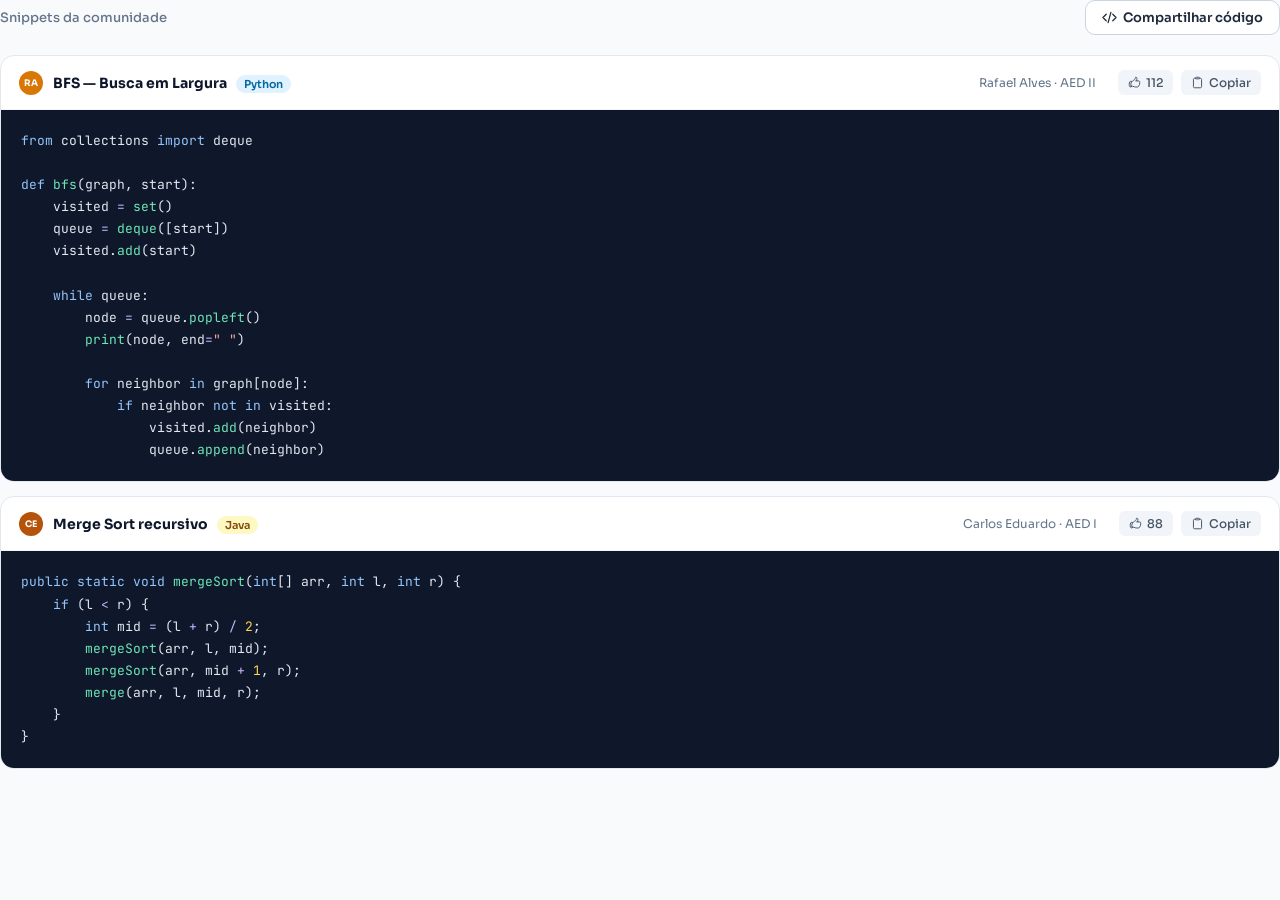
<file: codigo.html>
<!DOCTYPE html>
<html lang="en">

<head>
    <meta charset="UTF-8">
    <meta name="viewport" content="width=device-width, initial-scale=1.0">
    <title>feed</title>
    <link rel="stylesheet" href="pages.css">
    <link rel="stylesheet" href="layout.css">
    <link rel="stylesheet" href="componentes.css">
    <link rel="stylesheet" href="base.css">
</head>
<!-- pages/codigo.html -->

<body>

    <div class="code-topbar">
        <span class="section-label">Snippets da comunidade</span>
        <button class="btn-primary">
    <svg xmlns="http://www.w3.org/2000/svg" fill="none" viewBox="0 0 24 24" stroke-width="2" stroke="currentColor"><path stroke-linecap="round" stroke-linejoin="round" d="M17.25 6.75L22.5 12l-5.25 5.25m-10.5 0L1.5 12l5.25-5.25m7.5-3l-4.5 16.5"/></svg>
    Compartilhar código
  </button>
    </div>

    <!-- Snippet 1 -->
    <div class="code-card">
        <div class="code-card-header">
            <div class="avatar-sm avatar-ra">RA</div>
            <div>
                <span class="code-title">BFS — Busca em Largura</span>
                <span class="lang-badge">Python</span>
            </div>
            <span class="code-author">Rafael Alves · AED II</span>
            <div class="code-actions">
                <button class="code-action-btn">
        <svg xmlns="http://www.w3.org/2000/svg" fill="none" viewBox="0 0 24 24" stroke-width="1.8" stroke="currentColor"><path stroke-linecap="round" stroke-linejoin="round" d="M6.633 10.5c.806 0 1.533-.446 2.031-1.08a9.041 9.041 0 012.861-2.4c.723-.384 1.35-.956 1.653-1.715a4.498 4.498 0 00.322-1.672V3a.75.75 0 01.75-.75A2.25 2.25 0 0116.5 4.5c0 1.152-.26 2.243-.723 3.218-.266.558.107 1.282.725 1.282h3.126c1.026 0 1.945.694 2.054 1.715.045.422.068.85.068 1.285a11.95 11.95 0 01-2.649 7.521c-.388.482-.987.729-1.605.729H13.48c-.483 0-.964-.078-1.423-.23l-3.114-1.04a4.501 4.501 0 00-1.423-.23H5.904M14.25 9h2.25M5.904 18.75c.083.205.173.405.27.602.197.4-.078.898-.523.898h-.908c-.889 0-1.713-.518-1.972-1.368a12 12 0 01-.521-3.507c0-1.553.295-3.036.831-4.398C3.387 10.203 4.167 9.75 5 9.75h1.053c.472 0 .745.556.5.96a8.958 8.958 0 00-1.302 4.665c0 1.194.232 2.333.654 3.375z"/></svg>
        112
      </button>
                <button class="code-action-btn">
        <svg xmlns="http://www.w3.org/2000/svg" fill="none" viewBox="0 0 24 24" stroke-width="1.8" stroke="currentColor"><path stroke-linecap="round" stroke-linejoin="round" d="M15.666 3.888A2.25 2.25 0 0013.5 2.25h-3c-1.03 0-1.9.693-2.166 1.638m7.332 0c.055.194.084.4.084.612v0a.75.75 0 01-.75.75H9a.75.75 0 01-.75-.75v0c0-.212.03-.418.084-.612m7.332 0c.646.049 1.288.11 1.927.184 1.1.128 1.907 1.077 1.907 2.185V19.5a2.25 2.25 0 01-2.25 2.25H6.75A2.25 2.25 0 014.5 19.5V6.257c0-1.108.806-2.057 1.907-2.185a48.208 48.208 0 011.927-.184"/></svg>
        Copiar
      </button>
            </div>

        </div>
        <div class="code-block">
            <pre><span class="kw">from</span> collections <span class="kw">import</span> deque

<span class="kw">def</span> <span class="fn">bfs</span>(graph, start):
    visited <span class="op">=</span> <span class="fn">set</span>()
    queue <span class="op">=</span> <span class="fn">deque</span>([start])
    visited.<span class="fn">add</span>(start)

    <span class="kw">while</span> queue:
        node <span class="op">=</span> queue.<span class="fn">popleft</span>()
        <span class="fn">print</span>(node, end<span class="op">=</span><span class="str">" "</span>)

        <span class="kw">for</span> neighbor <span class="kw">in</span> graph[node]:
            <span class="kw">if</span> neighbor <span class="kw">not in</span> visited:
                visited.<span class="fn">add</span>(neighbor)
                queue.<span class="fn">append</span>(neighbor)</pre>
        </div>
    </div>

    <!-- Snippet 2 -->
    <div class="code-card">
        <div class="code-card-header">
            <div class="avatar-sm avatar-ce">CE</div>
            <div>
                <span class="code-title">Merge Sort recursivo</span>
                <span class="lang-badge java">Java</span>
            </div>
            <span class="code-author">Carlos Eduardo · AED I</span>
            <div class="code-actions">
                <button class="code-action-btn">
        <svg xmlns="http://www.w3.org/2000/svg" fill="none" viewBox="0 0 24 24" stroke-width="1.8" stroke="currentColor"><path stroke-linecap="round" stroke-linejoin="round" d="M6.633 10.5c.806 0 1.533-.446 2.031-1.08a9.041 9.041 0 012.861-2.4c.723-.384 1.35-.956 1.653-1.715a4.498 4.498 0 00.322-1.672V3a.75.75 0 01.75-.75A2.25 2.25 0 0116.5 4.5c0 1.152-.26 2.243-.723 3.218-.266.558.107 1.282.725 1.282h3.126c1.026 0 1.945.694 2.054 1.715.045.422.068.85.068 1.285a11.95 11.95 0 01-2.649 7.521c-.388.482-.987.729-1.605.729H13.48c-.483 0-.964-.078-1.423-.23l-3.114-1.04a4.501 4.501 0 00-1.423-.23H5.904M14.25 9h2.25M5.904 18.75c.083.205.173.405.27.602.197.4-.078.898-.523.898h-.908c-.889 0-1.713-.518-1.972-1.368a12 12 0 01-.521-3.507c0-1.553.295-3.036.831-4.398C3.387 10.203 4.167 9.75 5 9.75h1.053c.472 0 .745.556.5.96a8.958 8.958 0 00-1.302 4.665c0 1.194.232 2.333.654 3.375z"/></svg>
        88
      </button>
                <button class="code-action-btn">
        <svg xmlns="http://www.w3.org/2000/svg" fill="none" viewBox="0 0 24 24" stroke-width="1.8" stroke="currentColor"><path stroke-linecap="round" stroke-linejoin="round" d="M15.666 3.888A2.25 2.25 0 0013.5 2.25h-3c-1.03 0-1.9.693-2.166 1.638m7.332 0c.055.194.084.4.084.612v0a.75.75 0 01-.75.75H9a.75.75 0 01-.75-.75v0c0-.212.03-.418.084-.612m7.332 0c.646.049 1.288.11 1.927.184 1.1.128 1.907 1.077 1.907 2.185V19.5a2.25 2.25 0 01-2.25 2.25H6.75A2.25 2.25 0 014.5 19.5V6.257c0-1.108.806-2.057 1.907-2.185a48.208 48.208 0 011.927-.184"/></svg>
        Copiar
      </button>
            </div>
        </div>
        <div class="code-block">
            <pre><span class="kw">public static void</span> <span class="fn">mergeSort</span>(<span class="kw">int</span>[] arr, <span class="kw">int</span> l, <span class="kw">int</span> r) {
    <span class="kw">if</span> (l <span class="op">&lt;</span> r) {
        <span class="kw">int</span> mid <span class="op">=</span> (l <span class="op">+</span> r) <span class="op">/</span> <span class="num">2</span>;
        <span class="fn">mergeSort</span>(arr, l, mid);
        <span class="fn">mergeSort</span>(arr, mid <span class="op">+</span> <span class="num">1</span>, r);
        <span class="fn">merge</span>(arr, l, mid, r);
    }
}</pre>
        </div>
    </div>
</body>

</html>
</file>
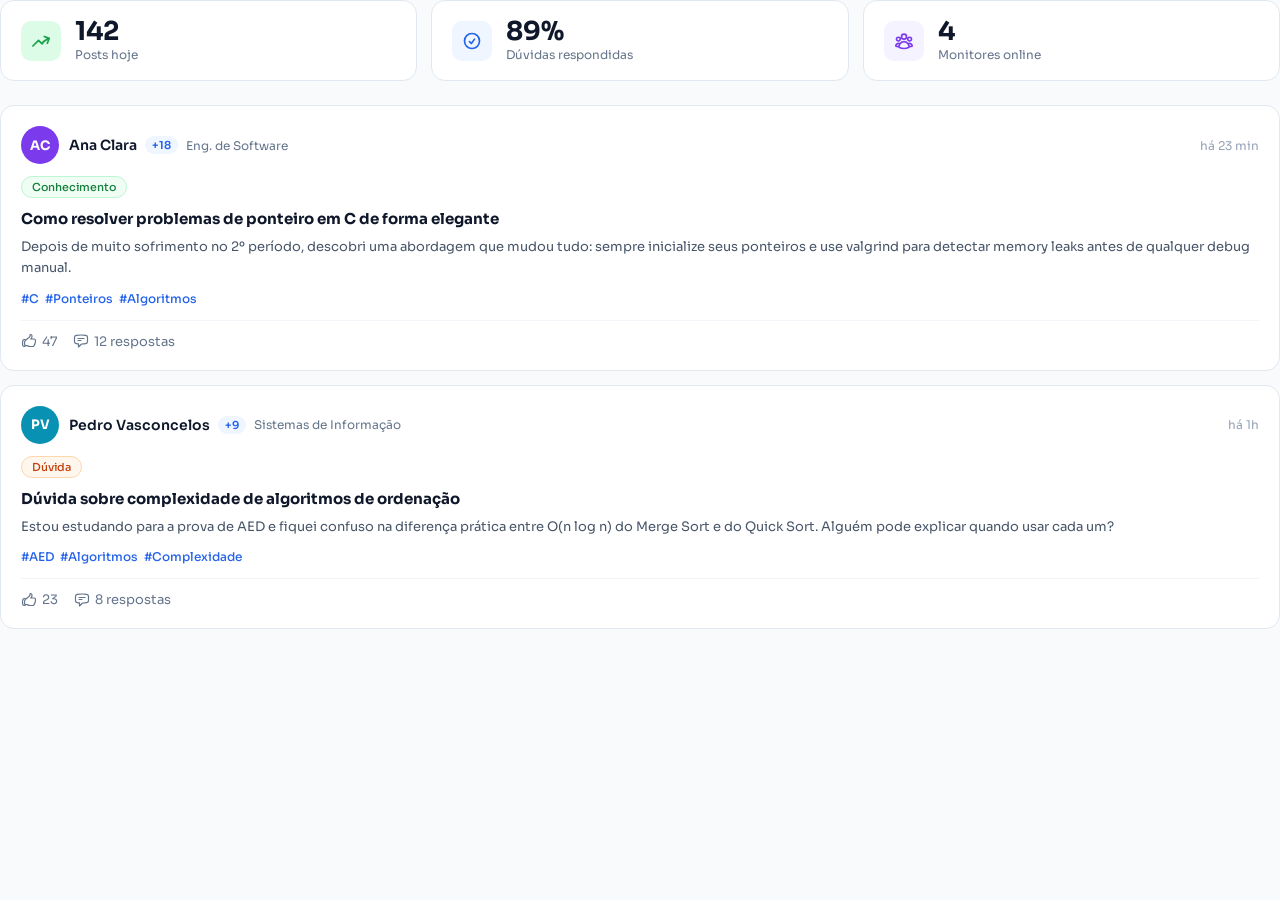
<file: feed.html>
<!DOCTYPE html>
<html lang="en">

<head>
    <meta charset="UTF-8">
    <meta name="viewport" content="width=device-width, initial-scale=1.0">
    <title>feed</title>
     <link rel="stylesheet" href="pages.css">
    <link rel="stylesheet" href="layout.css">
    <link rel="stylesheet" href="componentes.css">
    <link rel="stylesheet" href="base.css">
</head>

<body>
    <!-- pages/feed.html -->

    <div class="stats-grid">
        <div class="stat-card">
            <div class="stat-icon green">
                <svg xmlns="http://www.w3.org/2000/svg" fill="none" viewBox="0 0 24 24" stroke-width="2" stroke="currentColor"><path stroke-linecap="round" stroke-linejoin="round" d="M2.25 18L9 11.25l4.306 4.307a11.95 11.95 0 015.814-5.519l2.74-1.22m0 0l-5.94-2.28m5.94 2.28l-2.28 5.941"/></svg>
            </div>
            <div>
                <div class="stat-value">142</div>
                <div class="stat-label">Posts hoje</div>
            </div>
        </div>
        <div class="stat-card">
            <div class="stat-icon blue">
                <svg xmlns="http://www.w3.org/2000/svg" fill="none" viewBox="0 0 24 24" stroke-width="2" stroke="currentColor"><path stroke-linecap="round" stroke-linejoin="round" d="M9 12.75L11.25 15 15 9.75M21 12a9 9 0 11-18 0 9 9 0 0118 0z"/></svg>
            </div>
            <div>
                <div class="stat-value">89%</div>
                <div class="stat-label">Dúvidas respondidas</div>
            </div>
        </div>
        <div class="stat-card">
            <div class="stat-icon purple">
                <svg xmlns="http://www.w3.org/2000/svg" fill="none" viewBox="0 0 24 24" stroke-width="2" stroke="currentColor"><path stroke-linecap="round" stroke-linejoin="round" d="M18 18.72a9.094 9.094 0 003.741-.479 3 3 0 00-4.682-2.72m.94 3.198l.001.031c0 .225-.012.447-.037.666A11.944 11.944 0 0112 21c-2.17 0-4.207-.576-5.963-1.584A6.062 6.062 0 016 18.719m12 0a5.971 5.971 0 00-.941-3.197m0 0A5.995 5.995 0 0012 12.75a5.995 5.995 0 00-5.058 2.772m0 0a3 3 0 00-4.681 2.72 8.986 8.986 0 003.74.477m.94-3.197a5.971 5.971 0 00-.94 3.197M15 6.75a3 3 0 11-6 0 3 3 0 016 0zm6 3a2.25 2.25 0 11-4.5 0 2.25 2.25 0 014.5 0zm-13.5 0a2.25 2.25 0 11-4.5 0 2.25 2.25 0 014.5 0z"/></svg>
            </div>
            <div>
                <div class="stat-value">4</div>
                <div class="stat-label">Monitores online</div>
            </div>
        </div>
    </div>

    <!-- Post 1 -->
    <div class="post-card">
        <div class="post-header">
            <div class="avatar avatar-ac">AC</div>
            <div class="post-author-info">
                <div class="post-author-row">
                    <span class="post-author-name">Ana Clara</span>
                    <span class="xp-chip">+18</span>
                    <span class="post-course">Eng. de Software</span>
                </div>
            </div>
            <span class="post-time">há 23 min</span>
        </div>
        <div class="tag-row">
            <span class="tag tag-knowledge">Conhecimento</span>
        </div>
        <div class="post-title">Como resolver problemas de ponteiro em C de forma elegante</div>
        <div class="post-body">Depois de muito sofrimento no 2º período, descobri uma abordagem que mudou tudo: sempre inicialize seus ponteiros e use valgrind para detectar memory leaks antes de qualquer debug manual.</div>
        <div class="hashtag-row">
            <span class="hashtag">#C</span>
            <span class="hashtag">#Ponteiros</span>
            <span class="hashtag">#Algoritmos</span>
        </div>
        <div class="post-footer">
            <div class="post-action">
                <svg xmlns="http://www.w3.org/2000/svg" fill="none" viewBox="0 0 24 24" stroke-width="1.8" stroke="currentColor"><path stroke-linecap="round" stroke-linejoin="round" d="M6.633 10.5c.806 0 1.533-.446 2.031-1.08a9.041 9.041 0 012.861-2.4c.723-.384 1.35-.956 1.653-1.715a4.498 4.498 0 00.322-1.672V3a.75.75 0 01.75-.75A2.25 2.25 0 0116.5 4.5c0 1.152-.26 2.243-.723 3.218-.266.558.107 1.282.725 1.282h3.126c1.026 0 1.945.694 2.054 1.715.045.422.068.85.068 1.285a11.95 11.95 0 01-2.649 7.521c-.388.482-.987.729-1.605.729H13.48c-.483 0-.964-.078-1.423-.23l-3.114-1.04a4.501 4.501 0 00-1.423-.23H5.904M14.25 9h2.25M5.904 18.75c.083.205.173.405.27.602.197.4-.078.898-.523.898h-.908c-.889 0-1.713-.518-1.972-1.368a12 12 0 01-.521-3.507c0-1.553.295-3.036.831-4.398C3.387 10.203 4.167 9.75 5 9.75h1.053c.472 0 .745.556.5.96a8.958 8.958 0 00-1.302 4.665c0 1.194.232 2.333.654 3.375z"/></svg>                47
            </div>
            <div class="post-action">
                <svg xmlns="http://www.w3.org/2000/svg" fill="none" viewBox="0 0 24 24" stroke-width="1.8" stroke="currentColor"><path stroke-linecap="round" stroke-linejoin="round" d="M7.5 8.25h9m-9 3H12m-9.75 1.51c0 1.6 1.123 2.994 2.707 3.227 1.087.16 2.185.283 3.293.369V21l4.184-4.183a1.14 1.14 0 01.778-.332 48.294 48.294 0 005.83-.498c1.585-.233 2.708-1.626 2.708-3.228V6.741c0-1.602-1.123-2.995-2.707-3.228A48.394 48.394 0 0012 3c-2.392 0-4.744.175-7.043.513C3.373 3.746 2.25 5.14 2.25 6.741v6.018z"/></svg>                12 respostas
            </div>
        </div>
    </div>

    <!-- Post 2 -->
    <div class="post-card">
        <div class="post-header">
            <div class="avatar avatar-pv">PV</div>
            <div class="post-author-info">
                <div class="post-author-row">
                    <span class="post-author-name">Pedro Vasconcelos</span>
                    <span class="xp-chip">+9</span>
                    <span class="post-course">Sistemas de Informação</span>
                </div>
            </div>
            <span class="post-time">há 1h</span>
        </div>
        <div class="tag-row">
            <span class="tag tag-doubt">Dúvida</span>
        </div>
        <div class="post-title">Dúvida sobre complexidade de algoritmos de ordenação</div>
        <div class="post-body">Estou estudando para a prova de AED e fiquei confuso na diferença prática entre O(n log n) do Merge Sort e do Quick Sort. Alguém pode explicar quando usar cada um?</div>
        <div class="hashtag-row">
            <span class="hashtag">#AED</span>
            <span class="hashtag">#Algoritmos</span>
            <span class="hashtag">#Complexidade</span>
        </div>
        <div class="post-footer">
            <div class="post-action">
                <svg xmlns="http://www.w3.org/2000/svg" fill="none" viewBox="0 0 24 24" stroke-width="1.8" stroke="currentColor"><path stroke-linecap="round" stroke-linejoin="round" d="M6.633 10.5c.806 0 1.533-.446 2.031-1.08a9.041 9.041 0 012.861-2.4c.723-.384 1.35-.956 1.653-1.715a4.498 4.498 0 00.322-1.672V3a.75.75 0 01.75-.75A2.25 2.25 0 0116.5 4.5c0 1.152-.26 2.243-.723 3.218-.266.558.107 1.282.725 1.282h3.126c1.026 0 1.945.694 2.054 1.715.045.422.068.85.068 1.285a11.95 11.95 0 01-2.649 7.521c-.388.482-.987.729-1.605.729H13.48c-.483 0-.964-.078-1.423-.23l-3.114-1.04a4.501 4.501 0 00-1.423-.23H5.904M14.25 9h2.25M5.904 18.75c.083.205.173.405.27.602.197.4-.078.898-.523.898h-.908c-.889 0-1.713-.518-1.972-1.368a12 12 0 01-.521-3.507c0-1.553.295-3.036.831-4.398C3.387 10.203 4.167 9.75 5 9.75h1.053c.472 0 .745.556.5.96a8.958 8.958 0 00-1.302 4.665c0 1.194.232 2.333.654 3.375z"/></svg>                23
            </div>
            <div class="post-action">
                <svg xmlns="http://www.w3.org/2000/svg" fill="none" viewBox="0 0 24 24" stroke-width="1.8" stroke="currentColor"><path stroke-linecap="round" stroke-linejoin="round" d="M7.5 8.25h9m-9 3H12m-9.75 1.51c0 1.6 1.123 2.994 2.707 3.227 1.087.16 2.185.283 3.293.369V21l4.184-4.183a1.14 1.14 0 01.778-.332 48.294 48.294 0 005.83-.498c1.585-.233 2.708-1.626 2.708-3.228V6.741c0-1.602-1.123-2.995-2.707-3.228A48.394 48.394 0 0012 3c-2.392 0-4.744.175-7.043.513C3.373 3.746 2.25 5.14 2.25 6.741v6.018z"/></svg>                8 respostas
            </div>
        </div>
    </div>
</body>

</html>
</file>
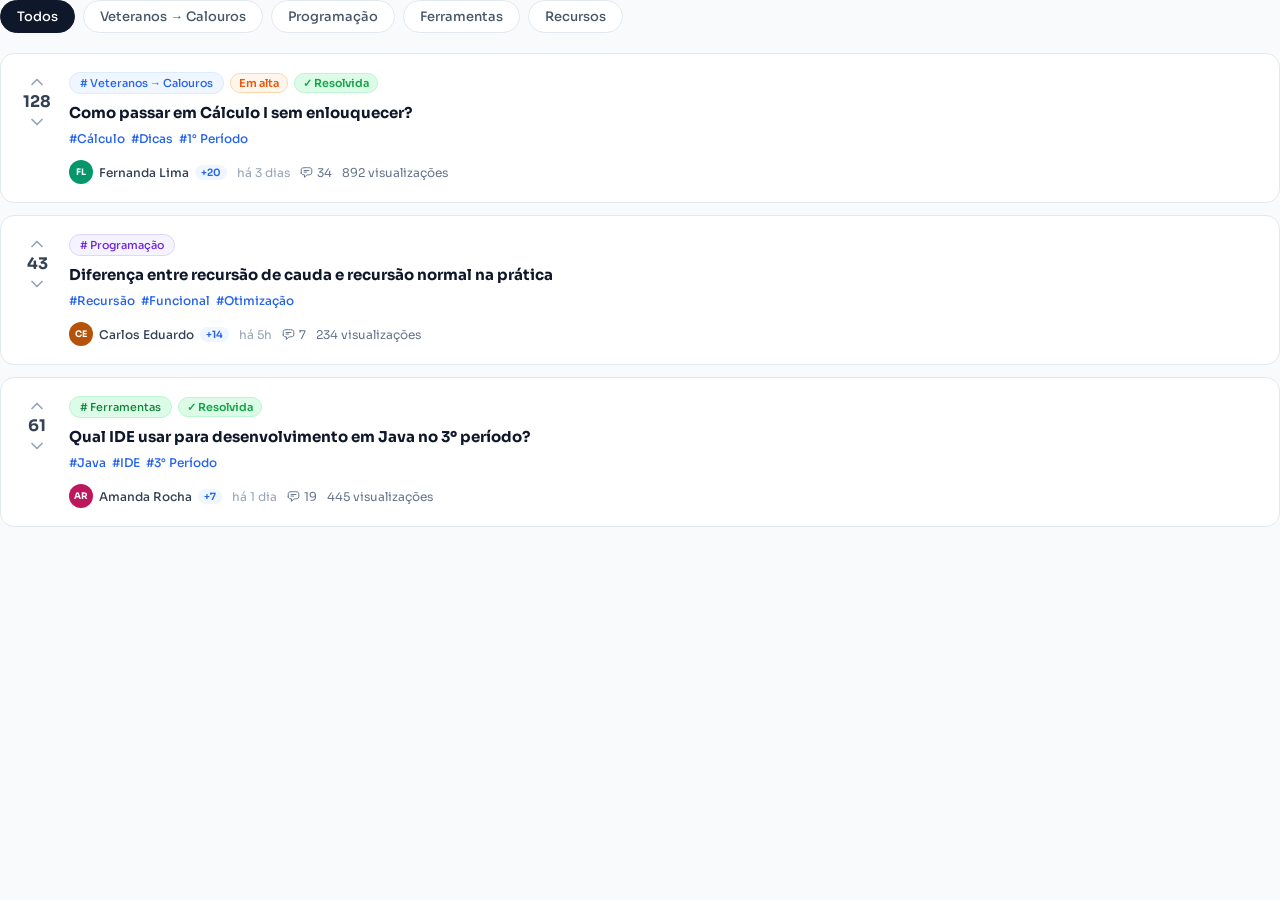
<file: forum.html>
<!DOCTYPE html>
<html lang="en">

<head>
    <meta charset="UTF-8">
    <meta name="viewport" content="width=device-width, initial-scale=1.0">
    <title>Forum</title>
    <link rel="stylesheet" href="pages.css">
    <link rel="stylesheet" href="layout.css">
    <link rel="stylesheet" href="componentes.css">
    <link rel="stylesheet" href="base.css">

</head>

<body>


    <div class="filter-tabs">
        <button class="filter-tab active">Todos</button>
        <button class="filter-tab">Veteranos → Calouros</button>
        <button class="filter-tab">Programação</button>
        <button class="filter-tab">Ferramentas</button>
        <button class="filter-tab">Recursos</button>
    </div>

    <!-- Questão 1 -->
    <div class="forum-card">
        <div class="vote-col">
            <button class="vote-btn">
      <svg xmlns="http://www.w3.org/2000/svg" fill="none" viewBox="0 0 24 24" stroke-width="2.5" stroke="currentColor"><path stroke-linecap="round" stroke-linejoin="round" d="M4.5 15.75l7.5-7.5 7.5 7.5"/></svg>
    </button>
            <span class="vote-count">128</span>
            <button class="vote-btn">
      <svg xmlns="http://www.w3.org/2000/svg" fill="none" viewBox="0 0 24 24" stroke-width="2.5" stroke="currentColor"><path stroke-linecap="round" stroke-linejoin="round" d="M19.5 8.25l-7.5 7.5-7.5-7.5"/></svg>
    </button>
        </div>
        <div class="forum-body">
            <div class="forum-tags">
                <span class="tag tag-vetcal"># Veteranos → Calouros</span>
                <span class="badge-hot"> Em alta</span>
                <span class="badge-solved">✓ Resolvida</span>
            </div>
            <div class="forum-title">Como passar em Cálculo I sem enlouquecer?</div>
            <div class="hashtag-row">
                <span class="hashtag">#Cálculo</span>
                <span class="hashtag">#Dicas</span>
                <span class="hashtag">#1° Período</span>
            </div>
            <div class="forum-meta">
                <div class="forum-user">
                    <div class="avatar-sm avatar-fl">FL</div>
                    <span class="forum-user-name">Fernanda Lima</span>
                    <span class="xp-chip" style="font-size:10px;padding:1px 6px;">+20</span>
                </div>
                <span class="forum-time">há 3 dias</span>
                <span class="forum-stat">
        <svg xmlns="http://www.w3.org/2000/svg" fill="none" viewBox="0 0 24 24" stroke-width="1.8" stroke="currentColor"><path stroke-linecap="round" stroke-linejoin="round" d="M7.5 8.25h9m-9 3H12m-9.75 1.51c0 1.6 1.123 2.994 2.707 3.227 1.087.16 2.185.283 3.293.369V21l4.184-4.183a1.14 1.14 0 01.778-.332 48.294 48.294 0 005.83-.498c1.585-.233 2.708-1.626 2.708-3.228V6.741c0-1.602-1.123-2.995-2.707-3.228A48.394 48.394 0 0012 3c-2.392 0-4.744.175-7.043.513C3.373 3.746 2.25 5.14 2.25 6.741v6.018z"/></svg>
        34
      </span>
                <span class="forum-stat">892 visualizações</span>
            </div>
        </div>
    </div>

    <!-- Questão 2 -->
    <div class="forum-card">
        <div class="vote-col">
            <button class="vote-btn">
      <svg xmlns="http://www.w3.org/2000/svg" fill="none" viewBox="0 0 24 24" stroke-width="2.5" stroke="currentColor"><path stroke-linecap="round" stroke-linejoin="round" d="M4.5 15.75l7.5-7.5 7.5 7.5"/></svg>
    </button>
            <span class="vote-count">43</span>
            <button class="vote-btn">
      <svg xmlns="http://www.w3.org/2000/svg" fill="none" viewBox="0 0 24 24" stroke-width="2.5" stroke="currentColor"><path stroke-linecap="round" stroke-linejoin="round" d="M19.5 8.25l-7.5 7.5-7.5-7.5"/></svg>
    </button>
        </div>
        <div class="forum-body">
            <div class="forum-tags">
                <span class="tag tag-prog"># Programação</span>
            </div>
            <div class="forum-title">Diferença entre recursão de cauda e recursão normal na prática</div>
            <div class="hashtag-row">
                <span class="hashtag">#Recursão</span>
                <span class="hashtag">#Funcional</span>
                <span class="hashtag">#Otimização</span>
            </div>
            <div class="forum-meta">
                <div class="forum-user">
                    <div class="avatar-sm avatar-ce">CE</div>
                    <span class="forum-user-name">Carlos Eduardo</span>
                    <span class="xp-chip" style="font-size:10px;padding:1px 6px;">+14</span>
                </div>
                <span class="forum-time">há 5h</span>
                <span class="forum-stat">
        <svg xmlns="http://www.w3.org/2000/svg" fill="none" viewBox="0 0 24 24" stroke-width="1.8" stroke="currentColor"><path stroke-linecap="round" stroke-linejoin="round" d="M7.5 8.25h9m-9 3H12m-9.75 1.51c0 1.6 1.123 2.994 2.707 3.227 1.087.16 2.185.283 3.293.369V21l4.184-4.183a1.14 1.14 0 01.778-.332 48.294 48.294 0 005.83-.498c1.585-.233 2.708-1.626 2.708-3.228V6.741c0-1.602-1.123-2.995-2.707-3.228A48.394 48.394 0 0012 3c-2.392 0-4.744.175-7.043.513C3.373 3.746 2.25 5.14 2.25 6.741v6.018z"/></svg>
        7
      </span>
                <span class="forum-stat">234 visualizações</span>
            </div>
        </div>
    </div>

    <!-- Questão 3 -->
    <div class="forum-card">
        <div class="vote-col">
            <button class="vote-btn">
      <svg xmlns="http://www.w3.org/2000/svg" fill="none" viewBox="0 0 24 24" stroke-width="2.5" stroke="currentColor"><path stroke-linecap="round" stroke-linejoin="round" d="M4.5 15.75l7.5-7.5 7.5 7.5"/></svg>
    </button>
            <span class="vote-count">61</span>
            <button class="vote-btn">
      <svg xmlns="http://www.w3.org/2000/svg" fill="none" viewBox="0 0 24 24" stroke-width="2.5" stroke="currentColor"><path stroke-linecap="round" stroke-linejoin="round" d="M19.5 8.25l-7.5 7.5-7.5-7.5"/></svg>
    </button>
        </div>
        <div class="forum-body">
            <div class="forum-tags">
                <span class="tag tag-tools"># Ferramentas</span>
                <span class="badge-solved">✓ Resolvida</span>
            </div>
            <div class="forum-title">Qual IDE usar para desenvolvimento em Java no 3º período?</div>
            <div class="hashtag-row">
                <span class="hashtag">#Java</span>
                <span class="hashtag">#IDE</span>
                <span class="hashtag">#3° Período</span>
            </div>
            <div class="forum-meta">
                <div class="forum-user">
                    <div class="avatar-sm avatar-ar">AR</div>
                    <span class="forum-user-name">Amanda Rocha</span>
                    <span class="xp-chip" style="font-size:10px;padding:1px 6px;">+7</span>
                </div>
                <span class="forum-time">há 1 dia</span>
                <span class="forum-stat">
        <svg xmlns="http://www.w3.org/2000/svg" fill="none" viewBox="0 0 24 24" stroke-width="1.8" stroke="currentColor"><path stroke-linecap="round" stroke-linejoin="round" d="M7.5 8.25h9m-9 3H12m-9.75 1.51c0 1.6 1.123 2.994 2.707 3.227 1.087.16 2.185.283 3.293.369V21l4.184-4.183a1.14 1.14 0 01.778-.332 48.294 48.294 0 005.83-.498c1.585-.233 2.708-1.626 2.708-3.228V6.741c0-1.602-1.123-2.995-2.707-3.228A48.394 48.394 0 0012 3c-2.392 0-4.744.175-7.043.513C3.373 3.746 2.25 5.14 2.25 6.741v6.018z"/></svg>
        19
      </span>
                <span class="forum-stat">445 visualizações</span>
            </div>
        </div>
    </div>

</body>

</html>
</file>
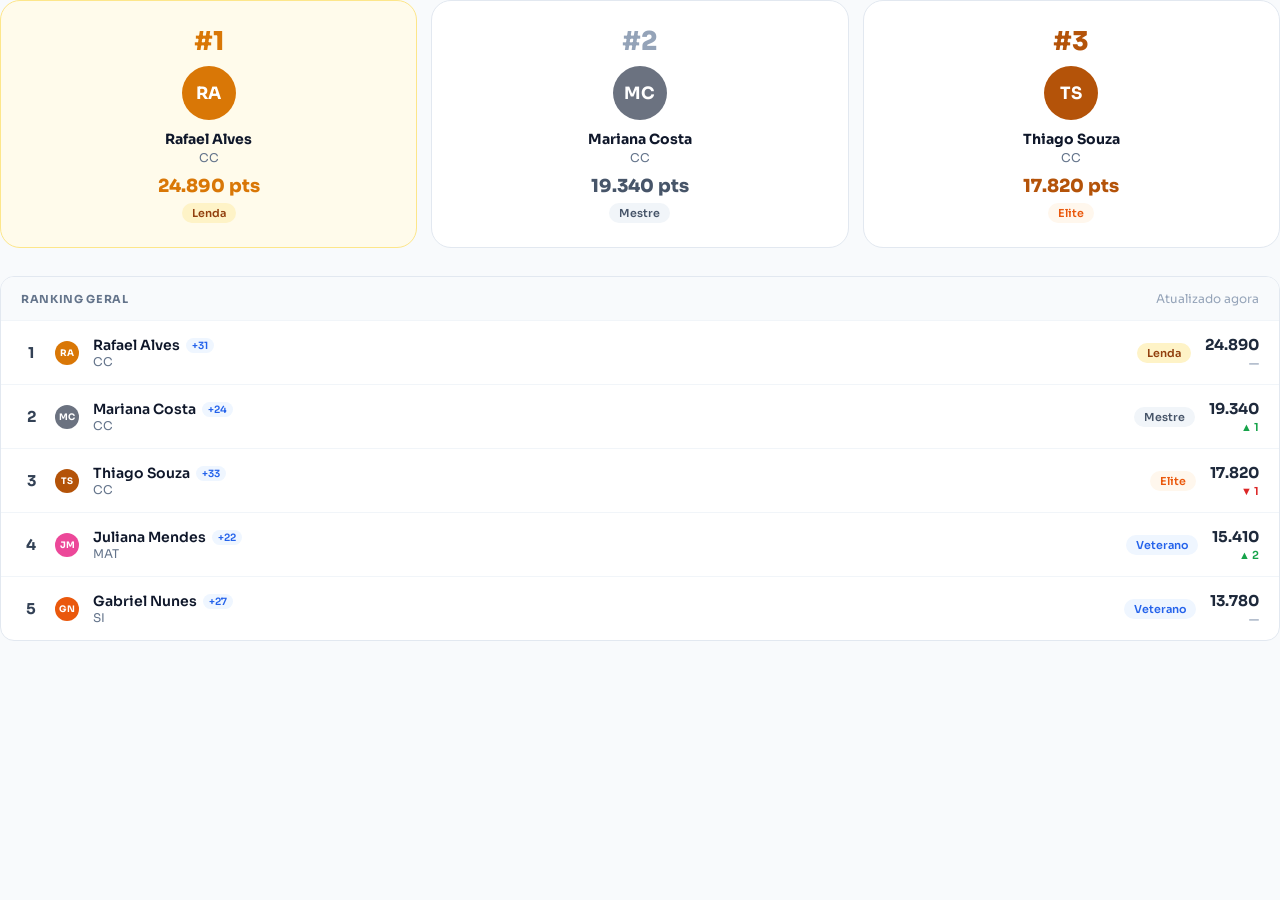
<file: hanking.html>
<head>
    <meta charset="UTF-8">
    <meta name="viewport" content="width=device-width, initial-scale=1.0">
    <title>feed</title>
     <link rel="stylesheet" href="pages.css">
    <link rel="stylesheet" href="layout.css">
    <link rel="stylesheet" href="componentes.css">
    <link rel="stylesheet" href="base.css">
</head>
<body>
<!-- pages/ranking.html -->
<div class="podium">
    <div class="podium-card first">
        <div class="podium-pos">#1</div>
        <div class="podium-avatar avatar-ra">RA</div>
        <div class="podium-name">Rafael Alves</div>
        <div class="podium-course">CC</div>
        <div class="podium-pts">24.890 pts</div>
        <span class="rank-badge rank-lenda">Lenda</span>
    </div>
    <div class="podium-card second">
        <div class="podium-pos">#2</div>
        <div class="podium-avatar avatar-mc">MC</div>
        <div class="podium-name">Mariana Costa</div>
        <div class="podium-course">CC</div>
        <div class="podium-pts">19.340 pts</div>
        <span class="rank-badge rank-mestre">Mestre</span>
    </div>
    <div class="podium-card third">
        <div class="podium-pos">#3</div>
        <div class="podium-avatar avatar-ts">TS</div>
        <div class="podium-name">Thiago Souza</div>
        <div class="podium-course">CC</div>
        <div class="podium-pts">17.820 pts</div>
        <span class="rank-badge rank-elite">Elite</span>
    </div>
</div>

<div class="ranking-section">
    <div class="ranking-header">
        <span class="ranking-title">Ranking Geral</span>
        <span class="ranking-updated">Atualizado agora</span>
    </div>

    <div class="ranking-row">
        <span class="rank-num">1</span>
        <div class="avatar-sm avatar-ra">RA</div>
        <div class="rank-user-info">
            <div class="rank-name">Rafael Alves <span class="xp-chip" style="font-size:10px;padding:1px 6px;">+31</span></div>
            <div class="rank-course">CC</div>
        </div>
        <span class="rank-badge rank-lenda">Lenda</span>
        <div class="rank-pts-col">
            <div class="rank-pts-val">24.890</div>
            <div class="rank-change same">—</div>
        </div>
    </div>

    <div class="ranking-row">
        <span class="rank-num">2</span>
        <div class="avatar-sm avatar-mc">MC</div>
        <div class="rank-user-info">
            <div class="rank-name">Mariana Costa <span class="xp-chip" style="font-size:10px;padding:1px 6px;">+24</span></div>
            <div class="rank-course">CC</div>
        </div>
        <span class="rank-badge rank-mestre">Mestre</span>
        <div class="rank-pts-col">
            <div class="rank-pts-val">19.340</div>
            <div class="rank-change up">▲ 1</div>
        </div>
    </div>

    <div class="ranking-row">
        <span class="rank-num">3</span>
        <div class="avatar-sm avatar-ts">TS</div>
        <div class="rank-user-info">
            <div class="rank-name">Thiago Souza <span class="xp-chip" style="font-size:10px;padding:1px 6px;">+33</span></div>
            <div class="rank-course">CC</div>
        </div>
        <span class="rank-badge rank-elite">Elite</span>
        <div class="rank-pts-col">
            <div class="rank-pts-val">17.820</div>
            <div class="rank-change down">▼ 1</div>
        </div>
    </div>

    <div class="ranking-row">
        <span class="rank-num">4</span>
        <div class="avatar-sm avatar-jm">JM</div>
        <div class="rank-user-info">
            <div class="rank-name">Juliana Mendes <span class="xp-chip" style="font-size:10px;padding:1px 6px;">+22</span></div>
            <div class="rank-course">MAT</div>
        </div>
        <span class="rank-badge rank-vet">Veterano</span>
        <div class="rank-pts-col">
            <div class="rank-pts-val">15.410</div>
            <div class="rank-change up">▲ 2</div>
        </div>
    </div>

    <div class="ranking-row">
        <span class="rank-num">5</span>
        <div class="avatar-sm avatar-gn">GN</div>
        <div class="rank-user-info">
            <div class="rank-name">Gabriel Nunes <span class="xp-chip" style="font-size:10px;padding:1px 6px;">+27</span></div>
            <div class="rank-course">SI</div>
        </div>
        <span class="rank-badge rank-vet">Veterano</span>
        <div class="rank-pts-col">
            <div class="rank-pts-val">13.780</div>
            <div class="rank-change same">—</div>
        </div>
    </div>
</div>
 <script src="app.js"></script>
</file>
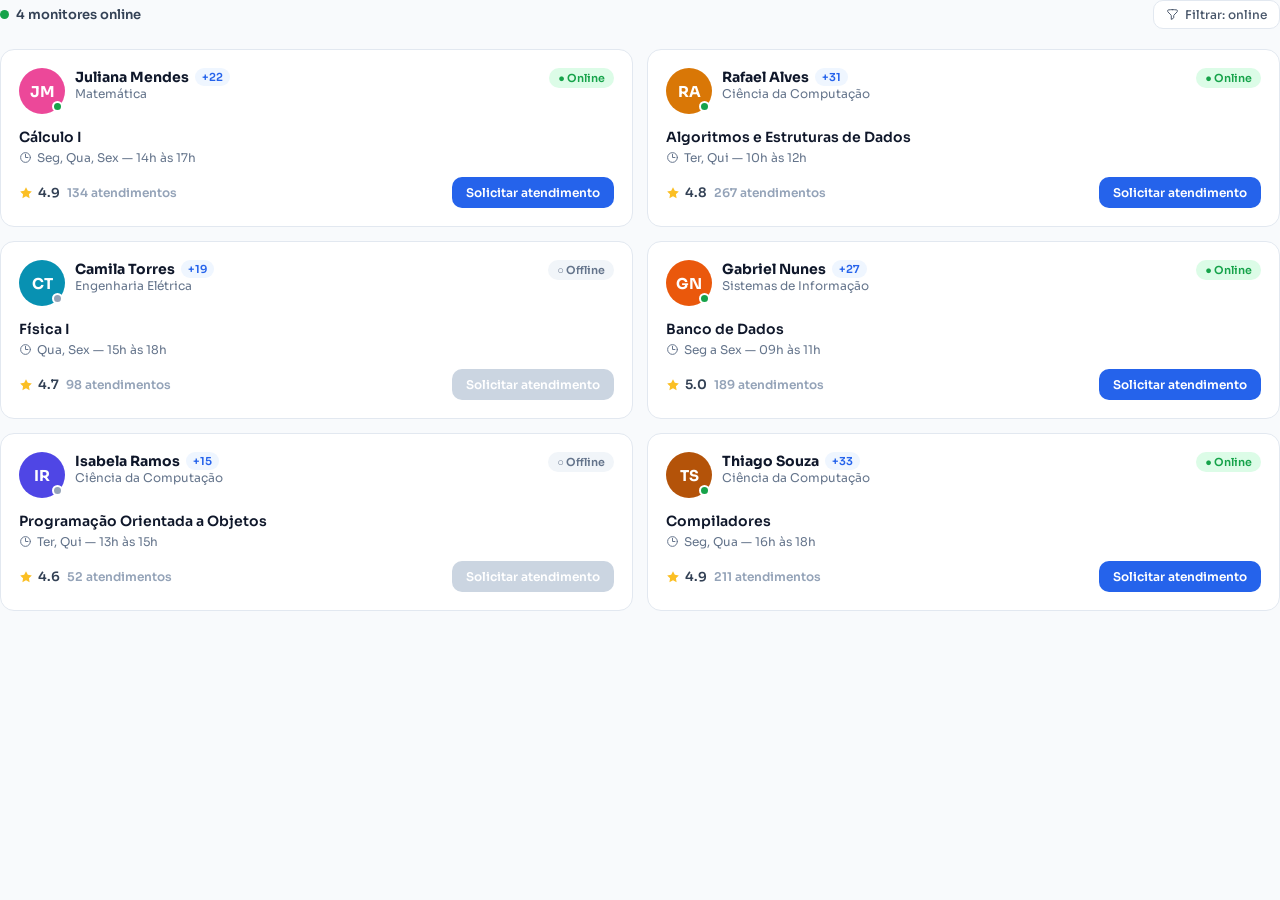
<file: monitores.html>
<!DOCTYPE html>
<html lang="en">

<head>
    <meta charset="UTF-8">
    <meta name="viewport" content="width=device-width, initial-scale=1.0">
    <title>feed</title>
     <link rel="stylesheet" href="pages.css">
    <link rel="stylesheet" href="layout.css">
    <link rel="stylesheet" href="componentes.css">
    <link rel="stylesheet" href="base.css">
</head>
<body>
<!-- pages/monitores.html -->
<div class="monitors-topbar">
    <div class="online-count">
        <span class="dot-online"></span> 4 monitores online
    </div>
    <button class="filter-btn">
    <svg xmlns="http://www.w3.org/2000/svg" fill="none" viewBox="0 0 24 24" stroke-width="1.8" stroke="currentColor"><path stroke-linecap="round" stroke-linejoin="round" d="M12 3c2.755 0 5.455.232 8.083.678.533.09.917.556.917 1.096v1.044a2.25 2.25 0 01-.659 1.591l-5.432 5.432a2.25 2.25 0 00-.659 1.591v2.927a2.25 2.25 0 01-1.244 2.013L9.75 21v-6.568a2.25 2.25 0 00-.659-1.591L3.659 7.409A2.25 2.25 0 013 5.818V4.774c0-.54.384-1.006.917-1.096A48.32 48.32 0 0112 3z"/></svg>
    Filtrar: online
  </button>
</div>

<div class="monitors-grid">

    <!-- Juliana -->
    <div class="monitor-card">
        <div class="monitor-header">
            <div class="avatar-lg-wrap">
                <div class="avatar-lg avatar-jm">JM</div>
                <span class="status-dot online"></span>
            </div>
            <div class="monitor-info">
                <div class="monitor-name">Juliana Mendes <span class="xp-chip" style="font-size:11px;">+22</span></div>
                <div class="monitor-course">Matemática</div>
            </div>
            <span class="status-badge online">● Online</span>
        </div>
        <div class="monitor-subject">Cálculo I</div>
        <div class="monitor-schedule">
            <svg xmlns="http://www.w3.org/2000/svg" fill="none" viewBox="0 0 24 24" stroke-width="1.8" stroke="currentColor"><path stroke-linecap="round" stroke-linejoin="round" d="M12 6v6h4.5m4.5 0a9 9 0 11-18 0 9 9 0 0118 0z"/></svg> Seg, Qua, Sex —
            14h às 17h
        </div>
        <div class="monitor-footer">
            <div class="monitor-rating">
                <svg xmlns="http://www.w3.org/2000/svg" viewBox="0 0 24 24" fill="currentColor"><path d="M12 2l3.09 6.26L22 9.27l-5 4.87 1.18 6.88L12 17.77l-6.18 3.25L7 14.14 2 9.27l6.91-1.01L12 2z"/></svg> 4.9 <span class="monitor-count">134 atendimentos</span>
            </div>
            <button class="btn-solicitar">Solicitar atendimento</button>
        </div>
    </div>

    <!-- Rafael -->
    <div class="monitor-card">
        <div class="monitor-header">
            <div class="avatar-lg-wrap">
                <div class="avatar-lg avatar-ra">RA</div>
                <span class="status-dot online"></span>
            </div>
            <div class="monitor-info">
                <div class="monitor-name">Rafael Alves <span class="xp-chip" style="font-size:11px;">+31</span></div>
                <div class="monitor-course">Ciência da Computação</div>
            </div>
            <span class="status-badge online">● Online</span>
        </div>
        <div class="monitor-subject">Algoritmos e Estruturas de Dados</div>
        <div class="monitor-schedule">
            <svg xmlns="http://www.w3.org/2000/svg" fill="none" viewBox="0 0 24 24" stroke-width="1.8" stroke="currentColor"><path stroke-linecap="round" stroke-linejoin="round" d="M12 6v6h4.5m4.5 0a9 9 0 11-18 0 9 9 0 0118 0z"/></svg> Ter, Qui — 10h
            às 12h
        </div>
        <div class="monitor-footer">
            <div class="monitor-rating">
                <svg xmlns="http://www.w3.org/2000/svg" viewBox="0 0 24 24" fill="currentColor"><path d="M12 2l3.09 6.26L22 9.27l-5 4.87 1.18 6.88L12 17.77l-6.18 3.25L7 14.14 2 9.27l6.91-1.01L12 2z"/></svg> 4.8 <span class="monitor-count">267 atendimentos</span>
            </div>
            <button class="btn-solicitar">Solicitar atendimento</button>
        </div>
    </div>

    <!-- Camila (offline) -->
    <div class="monitor-card">
        <div class="monitor-header">
            <div class="avatar-lg-wrap">
                <div class="avatar-lg avatar-ct">CT</div>
                <span class="status-dot offline"></span>
            </div>
            <div class="monitor-info">
                <div class="monitor-name">Camila Torres <span class="xp-chip" style="font-size:11px;">+19</span></div>
                <div class="monitor-course">Engenharia Elétrica</div>
            </div>
            <span class="status-badge offline">○ Offline</span>
        </div>
        <div class="monitor-subject">Física I</div>
        <div class="monitor-schedule">
            <svg xmlns="http://www.w3.org/2000/svg" fill="none" viewBox="0 0 24 24" stroke-width="1.8" stroke="currentColor"><path stroke-linecap="round" stroke-linejoin="round" d="M12 6v6h4.5m4.5 0a9 9 0 11-18 0 9 9 0 0118 0z"/></svg> Qua, Sex — 15h
            às 18h
        </div>
        <div class="monitor-footer">
            <div class="monitor-rating">
                <svg xmlns="http://www.w3.org/2000/svg" viewBox="0 0 24 24" fill="currentColor"><path d="M12 2l3.09 6.26L22 9.27l-5 4.87 1.18 6.88L12 17.77l-6.18 3.25L7 14.14 2 9.27l6.91-1.01L12 2z"/></svg> 4.7 <span class="monitor-count">98 atendimentos</span>
            </div>
            <button class="btn-solicitar" disabled>Solicitar atendimento</button>
        </div>
    </div>

    <!-- Gabriel -->
    <div class="monitor-card">
        <div class="monitor-header">
            <div class="avatar-lg-wrap">
                <div class="avatar-lg avatar-gn">GN</div>
                <span class="status-dot online"></span>
            </div>
            <div class="monitor-info">
                <div class="monitor-name">Gabriel Nunes <span class="xp-chip" style="font-size:11px;">+27</span></div>
                <div class="monitor-course">Sistemas de Informação</div>
            </div>
            <span class="status-badge online">● Online</span>
        </div>
        <div class="monitor-subject">Banco de Dados</div>
        <div class="monitor-schedule">
            <svg xmlns="http://www.w3.org/2000/svg" fill="none" viewBox="0 0 24 24" stroke-width="1.8" stroke="currentColor"><path stroke-linecap="round" stroke-linejoin="round" d="M12 6v6h4.5m4.5 0a9 9 0 11-18 0 9 9 0 0118 0z"/></svg> Seg a Sex — 09h
            às 11h
        </div>
        <div class="monitor-footer">
            <div class="monitor-rating">
                <svg xmlns="http://www.w3.org/2000/svg" viewBox="0 0 24 24" fill="currentColor"><path d="M12 2l3.09 6.26L22 9.27l-5 4.87 1.18 6.88L12 17.77l-6.18 3.25L7 14.14 2 9.27l6.91-1.01L12 2z"/></svg> 5.0 <span class="monitor-count">189 atendimentos</span>
            </div>
            <button class="btn-solicitar">Solicitar atendimento</button>
        </div>
    </div>

    <!-- Isabela (offline) -->
    <div class="monitor-card">
        <div class="monitor-header">
            <div class="avatar-lg-wrap">
                <div class="avatar-lg avatar-ir">IR</div>
                <span class="status-dot offline"></span>
            </div>
            <div class="monitor-info">
                <div class="monitor-name">Isabela Ramos <span class="xp-chip" style="font-size:11px;">+15</span></div>
                <div class="monitor-course">Ciência da Computação</div>
            </div>
            <span class="status-badge offline">○ Offline</span>
        </div>
        <div class="monitor-subject">Programação Orientada a Objetos</div>
        <div class="monitor-schedule">
            <svg xmlns="http://www.w3.org/2000/svg" fill="none" viewBox="0 0 24 24" stroke-width="1.8" stroke="currentColor"><path stroke-linecap="round" stroke-linejoin="round" d="M12 6v6h4.5m4.5 0a9 9 0 11-18 0 9 9 0 0118 0z"/></svg> Ter, Qui — 13h
            às 15h
        </div>
        <div class="monitor-footer">
            <div class="monitor-rating">
                <svg xmlns="http://www.w3.org/2000/svg" viewBox="0 0 24 24" fill="currentColor"><path d="M12 2l3.09 6.26L22 9.27l-5 4.87 1.18 6.88L12 17.77l-6.18 3.25L7 14.14 2 9.27l6.91-1.01L12 2z"/></svg> 4.6 <span class="monitor-count">52 atendimentos</span>
            </div>
            <button class="btn-solicitar" disabled>Solicitar atendimento</button>
        </div>
    </div>

    <!-- Thiago -->
    <div class="monitor-card">
        <div class="monitor-header">
            <div class="avatar-lg-wrap">
                <div class="avatar-lg avatar-ts">TS</div>
                <span class="status-dot online"></span>
            </div>
            <div class="monitor-info">
                <div class="monitor-name">Thiago Souza <span class="xp-chip" style="font-size:11px;">+33</span></div>
                <div class="monitor-course">Ciência da Computação</div>
            </div>
            <span class="status-badge online">● Online</span>
        </div>
        <div class="monitor-subject">Compiladores</div>
        <div class="monitor-schedule">
            <svg xmlns="http://www.w3.org/2000/svg" fill="none" viewBox="0 0 24 24" stroke-width="1.8" stroke="currentColor"><path stroke-linecap="round" stroke-linejoin="round" d="M12 6v6h4.5m4.5 0a9 9 0 11-18 0 9 9 0 0118 0z"/></svg> Seg, Qua — 16h
            às 18h
        </div>
        <div class="monitor-footer">
            <div class="monitor-rating">
                <svg xmlns="http://www.w3.org/2000/svg" viewBox="0 0 24 24" fill="currentColor"><path d="M12 2l3.09 6.26L22 9.27l-5 4.87 1.18 6.88L12 17.77l-6.18 3.25L7 14.14 2 9.27l6.91-1.01L12 2z"/></svg> 4.9 <span class="monitor-count">211 atendimentos</span>
            </div>
            <button class="btn-solicitar">Solicitar atendimento</button>
        </div>
    </div>

</div>
</body>

</html>
</file>
<file: pages.css>
/* ════════════════════
   FEED
   ════════════════════ */

.stats-grid {
    display: grid;
    grid-template-columns: repeat(3, 1fr);
    gap: 14px;
    margin-bottom: 24px;
}

.stat-card {
    background: white;
    border: 1px solid var(--gray-200);
    border-radius: var(--radius-lg);
    padding: 18px 20px;
    display: flex;
    align-items: center;
    gap: 14px;
}

.stat-icon {
    width: 40px;
    height: 40px;
    border-radius: var(--radius-md);
    display: flex;
    align-items: center;
    justify-content: center;
    flex-shrink: 0;
}

.stat-icon svg {
    width: 20px;
    height: 20px;
}

.stat-icon.green {
    background: var(--green-light);
    color: var(--green);
}

.stat-icon.blue {
    background: var(--blue-light);
    color: var(--blue);
}

.stat-icon.purple {
    background: #F5F3FF;
    color: #7C3AED;
}

.stat-value {
    font-size: 26px;
    font-weight: 700;
    color: var(--gray-900);
    line-height: 1;
}

.stat-label {
    font-size: 12px;
    color: var(--gray-500);
    margin-top: 2px;
}


/* Post card */

.post-card {
    background: white;
    border: 1px solid var(--gray-200);
    border-radius: var(--radius-lg);
    padding: 20px;
    margin-bottom: 14px;
}

.post-header {
    display: flex;
    align-items: center;
    gap: 10px;
    margin-bottom: 12px;
}

.post-author-info {
    flex: 1;
    min-width: 0;
}

.post-author-row {
    display: flex;
    align-items: center;
    gap: 8px;
}

.post-author-name {
    font-size: 14px;
    font-weight: 600;
    color: var(--gray-900);
}

.post-course {
    font-size: 12px;
    color: var(--gray-500);
}

.post-time {
    font-size: 12px;
    color: var(--gray-400);
    flex-shrink: 0;
}

.post-title {
    font-size: 15px;
    font-weight: 700;
    color: var(--gray-900);
    margin-bottom: 8px;
    line-height: 1.4;
}

.post-body {
    font-size: 13px;
    color: var(--gray-600);
    line-height: 1.6;
    margin-bottom: 12px;
}

.post-footer {
    display: flex;
    align-items: center;
    gap: 16px;
    border-top: 1px solid var(--gray-100);
    padding-top: 12px;
}

.post-action {
    display: flex;
    align-items: center;
    gap: 5px;
    color: var(--gray-500);
    font-size: 13px;
    cursor: pointer;
}

.post-action svg {
    width: 16px;
    height: 16px;
}

.post-action:hover {
    color: var(--blue);
}


/* ════════════════════
   FÓRUM
   ════════════════════ */

.filter-tabs {
    display: flex;
    gap: 8px;
    margin-bottom: 20px;
    flex-wrap: wrap;
}

.filter-tab {
    padding: 7px 16px;
    border-radius: var(--radius-xl);
    border: 1px solid var(--gray-200);
    background: white;
    font-size: 13px;
    font-weight: 500;
    color: var(--gray-600);
    cursor: pointer;
    transition: all .15s;
    font-family: var(--font-main);
}

.filter-tab:hover {
    background: var(--gray-100);
}

.filter-tab.active {
    background: var(--gray-900);
    color: white;
    border-color: var(--gray-900);
}

.forum-card {
    background: white;
    border: 1px solid var(--gray-200);
    border-radius: var(--radius-lg);
    padding: 18px 20px;
    margin-bottom: 12px;
    display: flex;
    gap: 16px;
    align-items: flex-start;
}

.vote-col {
    display: flex;
    flex-direction: column;
    align-items: center;
    gap: 2px;
    min-width: 32px;
}

.vote-btn {
    background: none;
    border: none;
    cursor: pointer;
    color: var(--gray-400);
    padding: 2px;
    border-radius: 4px;
    display: flex;
    align-items: center;
    justify-content: center;
}

.vote-btn:hover {
    color: var(--blue);
    background: var(--blue-light);
}

.vote-btn svg {
    width: 16px;
    height: 16px;
}

.vote-count {
    font-size: 16px;
    font-weight: 700;
    color: var(--gray-700);
    line-height: 1;
}

.forum-body {
    flex: 1;
    min-width: 0;
}

.forum-tags {
    display: flex;
    gap: 6px;
    flex-wrap: wrap;
    margin-bottom: 8px;
    align-items: center;
}

.forum-title {
    font-size: 15px;
    font-weight: 700;
    color: var(--gray-900);
    margin-bottom: 8px;
    line-height: 1.4;
}

.forum-meta {
    display: flex;
    align-items: center;
    gap: 10px;
    flex-wrap: wrap;
}

.forum-user {
    display: flex;
    align-items: center;
    gap: 6px;
}

.forum-user-name {
    font-size: 12px;
    font-weight: 500;
    color: var(--gray-700);
}

.forum-time {
    font-size: 12px;
    color: var(--gray-400);
}

.forum-stat {
    font-size: 12px;
    color: var(--gray-500);
    display: flex;
    align-items: center;
    gap: 4px;
}

.forum-stat svg {
    width: 13px;
    height: 13px;
}


/* ════════════════════
   CÓDIGO
   ════════════════════ */

.code-topbar {
    display: flex;
    align-items: center;
    justify-content: space-between;
    margin-bottom: 20px;
}

.section-label {
    font-size: 13px;
    color: var(--gray-500);
    font-weight: 500;
}

.code-card {
    background: white;
    border: 1px solid var(--gray-200);
    border-radius: var(--radius-lg);
    margin-bottom: 14px;
    overflow: hidden;
}

.code-card-header {
    display: flex;
    align-items: center;
    gap: 10px;
    padding: 14px 18px;
    border-bottom: 1px solid var(--gray-100);
}

.code-title {
    font-size: 14px;
    font-weight: 700;
    color: var(--gray-900);
}

.code-author {
    margin-left: auto;
    font-size: 12px;
    color: var(--gray-500);
}

.lang-badge {
    margin-left: 6px;
    background: #E0F2FE;
    color: #0369A1;
    font-size: 11px;
    font-weight: 600;
    padding: 2px 8px;
    border-radius: 99px;
}

.lang-badge.java {
    background: #FEF9C3;
    color: #854D0E;
}

.code-actions {
    display: flex;
    align-items: center;
    gap: 8px;
    margin-left: 12px;
}

.code-action-btn {
    display: inline-flex;
    align-items: center;
    gap: 5px;
    font-size: 12px;
    font-weight: 500;
    color: var(--gray-600);
    background: var(--gray-100);
    border: none;
    border-radius: var(--radius-sm);
    padding: 5px 10px;
    cursor: pointer;
    font-family: var(--font-main);
    transition: all .15s;
}

.code-action-btn:hover {
    background: var(--blue-light);
    color: var(--blue);
}

.code-action-btn svg {
    width: 13px;
    height: 13px;
}

.code-block {
    background: #0F172A;
    padding: 20px;
    overflow-x: auto;
}

.code-block pre {
    font-family: var(--font-code);
    font-size: 13px;
    color: #E2E8F0;
    line-height: 1.7;
    white-space: pre;
}


/* Highlight sintaxe */

.kw {
    color: #93C5FD;
}

.fn {
    color: #6EE7B7;
}

.str {
    color: #FCA5A5;
}

.cm {
    color: #6B7280;
}

.num {
    color: #FCD34D;
}

.op {
    color: #C4B5FD;
}


/* ════════════════════
   MONITORES
   ════════════════════ */

.monitors-topbar {
    display: flex;
    align-items: center;
    justify-content: space-between;
    margin-bottom: 20px;
}

.online-count {
    display: flex;
    align-items: center;
    gap: 7px;
    font-size: 13px;
    font-weight: 600;
    color: var(--gray-700);
}

.dot-online {
    width: 9px;
    height: 9px;
    border-radius: 50%;
    background: var(--green);
}

.monitors-grid {
    display: grid;
    grid-template-columns: 1fr 1fr;
    gap: 14px;
}

.monitor-card {
    background: white;
    border: 1px solid var(--gray-200);
    border-radius: var(--radius-lg);
    padding: 18px;
}

.monitor-header {
    display: flex;
    align-items: flex-start;
    gap: 10px;
    margin-bottom: 14px;
}

.monitor-info {
    flex: 1;
    min-width: 0;
}

.monitor-name {
    font-size: 14px;
    font-weight: 700;
    color: var(--gray-900);
    display: flex;
    align-items: center;
    gap: 6px;
}

.monitor-course {
    font-size: 12px;
    color: var(--gray-500);
}

.monitor-subject {
    font-size: 14px;
    font-weight: 600;
    color: var(--gray-900);
    margin-bottom: 4px;
}

.monitor-schedule {
    display: flex;
    align-items: center;
    gap: 5px;
    font-size: 12px;
    color: var(--gray-500);
    margin-bottom: 12px;
}

.monitor-schedule svg {
    width: 13px;
    height: 13px;
}

.monitor-footer {
    display: flex;
    align-items: center;
    justify-content: space-between;
}

.monitor-rating {
    display: flex;
    align-items: center;
    gap: 5px;
    font-size: 13px;
    font-weight: 600;
    color: var(--gray-700);
}

.monitor-rating svg {
    width: 14px;
    height: 14px;
    color: #FBBF24;
}

.monitor-count {
    font-size: 12px;
    color: var(--gray-400);
    margin-left: 2px;
}


/* ════════════════════
   RANKING
   ════════════════════ */

.podium {
    display: grid;
    grid-template-columns: repeat(3, 1fr);
    gap: 14px;
    margin-bottom: 28px;
}

.podium-card {
    background: white;
    border: 1px solid var(--gray-200);
    border-radius: var(--radius-xl);
    padding: 24px 16px;
    text-align: center;
}

.podium-card.first {
    border-color: #FDE68A;
    background: #FFFBEB;
}

.podium-pos {
    font-size: 26px;
    font-weight: 800;
    margin-bottom: 8px;
}

.podium-card.first .podium-pos {
    color: #D97706;
}

.podium-card.second .podium-pos {
    color: var(--gray-400);
}

.podium-card.third .podium-pos {
    color: #B45309;
}

.podium-avatar {
    width: 54px;
    height: 54px;
    border-radius: 50%;
    font-size: 17px;
    font-weight: 700;
    display: flex;
    align-items: center;
    justify-content: center;
    margin: 0 auto 10px;
}

.podium-name {
    font-size: 14px;
    font-weight: 700;
    color: var(--gray-900);
    margin-bottom: 2px;
}

.podium-course {
    font-size: 12px;
    color: var(--gray-500);
    margin-bottom: 10px;
}

.podium-pts {
    font-size: 18px;
    font-weight: 800;
    margin-bottom: 6px;
}

.podium-card.first .podium-pts {
    color: #D97706;
}

.podium-card.second .podium-pts {
    color: var(--gray-600);
}

.podium-card.third .podium-pts {
    color: #B45309;
}

.ranking-section {
    background: white;
    border: 1px solid var(--gray-200);
    border-radius: var(--radius-lg);
    overflow: hidden;
}

.ranking-header {
    display: flex;
    align-items: center;
    justify-content: space-between;
    padding: 14px 20px;
    border-bottom: 1px solid var(--gray-100);
    background: var(--gray-50);
}

.ranking-title {
    font-size: 11px;
    font-weight: 700;
    letter-spacing: .06em;
    text-transform: uppercase;
    color: var(--gray-500);
}

.ranking-updated {
    font-size: 12px;
    color: var(--gray-400);
}

.ranking-row {
    display: flex;
    align-items: center;
    gap: 14px;
    padding: 14px 20px;
    border-bottom: 1px solid var(--gray-100);
}

.ranking-row:last-child {
    border-bottom: none;
}

.rank-num {
    font-size: 15px;
    font-weight: 700;
    color: var(--gray-700);
    min-width: 20px;
    text-align: center;
}

.rank-user-info {
    flex: 1;
    min-width: 0;
}

.rank-name {
    font-size: 14px;
    font-weight: 600;
    color: var(--gray-900);
    display: flex;
    align-items: center;
    gap: 6px;
}

.rank-course {
    font-size: 12px;
    color: var(--gray-500);
}

.rank-pts-col {
    text-align: right;
}

.rank-pts-val {
    font-size: 15px;
    font-weight: 700;
    color: var(--gray-800);
}

.rank-change {
    font-size: 11px;
    font-weight: 600;
    display: flex;
    align-items: center;
    gap: 2px;
    justify-content: flex-end;
    margin-top: 2px;
}

.rank-change.up {
    color: var(--green);
}

.rank-change.down {
    color: var(--red);
}

.rank-change.same {
    color: var(--gray-400);
}
</file>
<file: layout.css>
/* 
   layout.css — App shell, sidebar e topbar
   */


/* App shell  */

.app {
    display: flex;
    height: 100vh;
    width: 100vw;
    overflow: hidden;
}


/* Sidebar */

.sidebar {
    width: var(--sidebar-w);
    min-width: var(--sidebar-w);
    height: 100%;
    background: var(--white);
    border-right: 1px solid var(--gray-200);
    display: flex;
    flex-direction: column;
    overflow: hidden;
}


/* Brand */

.sidebar-brand {
    display: flex;
    align-items: center;
    gap: 10px;
    padding: 16px;
    border-bottom: 1px solid var(--gray-200);
}

.brand-icon {
    width: 36px;
    height: 36px;
    background: var(--blue);
    border-radius: var(--radius-sm);
    display: flex;
    align-items: center;
    justify-content: center;
    color: white;
    font-weight: 700;
    font-size: 13px;
    flex-shrink: 0;
}

.brand-text {
    display: flex;
    flex-direction: column;
}

.brand-name {
    font-size: 15px;
    font-weight: 700;
    color: var(--gray-900);
    line-height: 1.2;
}

.brand-sub {
    font-size: 11px;
    color: var(--gray-500);
}


/* User card */

.sidebar-user {
    padding: 14px 16px;
    border-bottom: 1px solid var(--gray-100);
}

.user-info {
    display: flex;
    align-items: center;
    gap: 10px;
    margin-bottom: 10px;
}

.avatar {
    width: 38px;
    height: 38px;
    border-radius: 50%;
    display: flex;
    align-items: center;
    justify-content: center;
    font-weight: 700;
    font-size: 13px;
    flex-shrink: 0;
}

.user-details {
    flex: 1;
    min-width: 0;
}

.user-name {
    font-size: 13px;
    font-weight: 600;
    color: var(--gray-900);
    white-space: nowrap;
    overflow: hidden;
    text-overflow: ellipsis;
}

.user-meta {
    font-size: 11px;
    color: var(--gray-500);
}


/* Nível e XP */

.level-badge {
    display: flex;
    align-items: center;
    gap: 6px;
    margin-bottom: 8px;
}

.badge-level {
    display: inline-flex;
    align-items: center;
    gap: 4px;
    background: var(--blue);
    color: white;
    font-size: 11px;
    font-weight: 600;
    padding: 3px 8px;
    border-radius: 99px;
}

.badge-role {
    background: var(--blue-light);
    color: var(--blue);
    font-size: 11px;
    font-weight: 500;
    padding: 3px 8px;
    border-radius: 99px;
}

.badge-pts {
    margin-left: auto;
    font-size: 11px;
    font-weight: 600;
    color: var(--gray-700);
}

.xp-row {
    display: flex;
    justify-content: space-between;
    font-size: 10px;
    color: var(--gray-500);
    margin-bottom: 4px;
}

.xp-bar-track {
    height: 6px;
    background: var(--gray-200);
    border-radius: 99px;
    overflow: hidden;
    margin-bottom: 4px;
}

.xp-bar-fill {
    height: 100%;
    width: 87%;
    background: var(--blue);
    border-radius: 99px;
}

.xp-label {
    font-size: 10px;
    color: var(--gray-500);
}


/* Nav */

.sidebar-nav {
    flex: 1;
    padding: 8px;
    display: flex;
    flex-direction: column;
    gap: 2px;
    overflow-y: auto;
}

.nav-item {
    display: flex;
    align-items: center;
    gap: 10px;
    padding: 9px 10px;
    border-radius: var(--radius-md);
    cursor: pointer;
    color: var(--gray-600);
    font-size: 13px;
    font-weight: 500;
    transition: background .15s, color .15s;
    border: none;
    background: none;
    width: 100%;
    text-align: left;
    font-family: var(--font-main);
}

.nav-item:hover {
    background: var(--gray-100);
    color: var(--gray-900);
}

.nav-item.active {
    background: var(--blue);
    color: white;
}

.nav-item svg {
    width: 18px;
    height: 18px;
    flex-shrink: 0;
}

.nav-badge {
    margin-left: auto;
    background: var(--green);
    color: white;
    font-size: 10px;
    font-weight: 700;
    min-width: 18px;
    height: 18px;
    border-radius: 99px;
    display: flex;
    align-items: center;
    justify-content: center;
    padding: 0 5px;
}

.nav-item.active .nav-badge {
    background: rgba(255, 255, 255, .25);
}


/* Dica */

.sidebar-tip {
    margin: 8px;
    background: var(--blue-light);
    border-radius: var(--radius-md);
    padding: 12px;
    border: 1px solid var(--blue-mid);
}

.tip-title {
    font-size: 11px;
    font-weight: 700;
    color: var(--blue);
    margin-bottom: 4px;
}

.tip-text {
    font-size: 11px;
    color: var(--gray-600);
    line-height: 1.5;
}


/* ── Main ── */

.main {
    flex: 1;
    display: flex;
    flex-direction: column;
    overflow: hidden;
}


/* Topbar */

.topbar {
    height: var(--topbar-h);
    min-height: var(--topbar-h);
    background: var(--white);
    border-bottom: 1px solid var(--gray-200);
    display: flex;
    align-items: center;
    padding: 0 24px;
    gap: 16px;
}

.topbar-title {
    font-size: 20px;
    font-weight: 700;
    color: var(--blue);
    flex: 1;
}

.search-box {
    display: flex;
    align-items: center;
    gap: 8px;
    background: var(--gray-100);
    border: 1px solid var(--gray-200);
    border-radius: var(--radius-xl);
    padding: 7px 14px;
    min-width: 220px;
}

.search-box svg {
    width: 15px;
    height: 15px;
    color: var(--gray-400);
    flex-shrink: 0;
}

.search-box input {
    border: none;
    background: none;
    font-family: var(--font-main);
    font-size: 13px;
    color: var(--gray-700);
    outline: none;
    width: 100%;
}

.search-box input::placeholder {
    color: var(--gray-400);
}

.notif-btn {
    width: 36px;
    height: 36px;
    border-radius: 50%;
    border: 1.5px solid var(--gray-200);
    background: white;
    display: flex;
    align-items: center;
    justify-content: center;
    cursor: pointer;
    position: relative;
    flex-shrink: 0;
}

.notif-btn svg {
    width: 18px;
    height: 18px;
    color: var(--gray-600);
}

.notif-dot {
    position: absolute;
    top: 4px;
    right: 4px;
    width: 8px;
    height: 8px;
    background: var(--red);
    border-radius: 50%;
    border: 1.5px solid white;
}


/* Content */

.content {
    flex: 1;
    overflow-y: auto;
    padding: 24px;
}


/* Páginas */

.page {
    display: none;
}

.page.active {
    display: block;
}
</file>
<file: componentes.css>
/*
   components.css — Cards, badges e botões
  */


/*Avatar */

.avatar-sm {
    width: 24px;
    height: 24px;
    border-radius: 50%;
    font-size: 9px;
    font-weight: 700;
    display: flex;
    align-items: center;
    justify-content: center;
    flex-shrink: 0;
}

.avatar-lg {
    width: 46px;
    height: 46px;
    border-radius: 50%;
    font-size: 15px;
    font-weight: 700;
    display: flex;
    align-items: center;
    justify-content: center;
    flex-shrink: 0;
}

.avatar-lg-wrap {
    position: relative;
}

.status-dot {
    position: absolute;
    bottom: 2px;
    right: 2px;
    width: 11px;
    height: 11px;
    border-radius: 50%;
    border: 2px solid white;
}

.status-dot.online {
    background: var(--green);
}

.status-dot.offline {
    background: var(--gray-400);
}


/* XP chip */

.xp-chip {
    display: inline-flex;
    align-items: center;
    gap: 3px;
    background: var(--blue-light);
    color: var(--blue);
    font-size: 11px;
    font-weight: 600;
    padding: 2px 7px;
    border-radius: 99px;
}


/*Tags  */

.tag {
    font-size: 11px;
    font-weight: 500;
    padding: 3px 10px;
    border-radius: 99px;
}

.tag-knowledge {
    background: #F0FDF4;
    color: #15803D;
    border: 1px solid #BBF7D0;
}

.tag-doubt {
    background: #FFF7ED;
    color: #C2410C;
    border: 1px solid #FED7AA;
}

.tag-vetcal {
    background: var(--blue-light);
    color: var(--blue);
    border: 1px solid var(--blue-mid);
}

.tag-prog {
    background: #F5F3FF;
    color: #6D28D9;
    border: 1px solid #DDD6FE;
}

.tag-tools {
    background: var(--green-light);
    color: #15803D;
    border: 1px solid #BBF7D0;
}

.tag-row {
    display: flex;
    gap: 6px;
    flex-wrap: wrap;
    margin-bottom: 10px;
}

.hashtag-row {
    display: flex;
    gap: 6px;
    flex-wrap: wrap;
    margin-bottom: 14px;
}

.hashtag {
    font-size: 12px;
    color: var(--blue);
    font-weight: 500;
}


/* ── Badges de status ── */

.badge-hot {
    background: var(--orange-light);
    color: var(--orange);
    border: 1px solid #FED7AA;
    font-size: 11px;
    font-weight: 600;
    padding: 2px 8px;
    border-radius: 99px;
}

.badge-solved {
    background: var(--green-light);
    color: var(--green);
    border: 1px solid #BBF7D0;
    font-size: 11px;
    font-weight: 600;
    padding: 2px 8px;
    border-radius: 99px;
    display: inline-flex;
    align-items: center;
    gap: 3px;
}

.status-badge {
    font-size: 11px;
    font-weight: 600;
    padding: 3px 9px;
    border-radius: 99px;
    flex-shrink: 0;
}

.status-badge.online {
    background: var(--green-light);
    color: var(--green);
}

.status-badge.offline {
    background: var(--gray-100);
    color: var(--gray-500);
}


/*  Rank badges  */

.rank-badge {
    display: inline-block;
    font-size: 11px;
    font-weight: 600;
    padding: 3px 10px;
    border-radius: 99px;
}

.rank-lenda {
    background: #FEF3C7;
    color: #92400E;
}

.rank-mestre {
    background: var(--gray-100);
    color: var(--gray-600);
}

.rank-elite {
    background: var(--orange-light);
    color: var(--orange);
}

.rank-vet {
    background: var(--blue-light);
    color: var(--blue);
}


/* Botões  */

.btn-primary {
    display: inline-flex;
    align-items: center;
    gap: 6px;
    background: white;
    color: var(--gray-800);
    border: 1.5px solid var(--gray-300);
    border-radius: var(--radius-md);
    padding: 8px 16px;
    font-size: 13px;
    font-weight: 600;
    cursor: pointer;
    font-family: var(--font-main);
    transition: background .15s;
}

.btn-primary:hover {
    background: var(--gray-100);
}

.btn-primary svg {
    width: 15px;
    height: 15px;
}

.btn-solicitar {
    background: var(--blue);
    color: white;
    border: none;
    border-radius: var(--radius-md);
    padding: 8px 14px;
    font-size: 12px;
    font-weight: 600;
    cursor: pointer;
    font-family: var(--font-main);
    transition: background .15s;
}

.btn-solicitar:hover {
    background: #1D4ED8;
}

.btn-solicitar:disabled {
    background: var(--gray-300);
    cursor: not-allowed;
}

.filter-btn {
    display: inline-flex;
    align-items: center;
    gap: 6px;
    font-size: 12px;
    font-weight: 500;
    color: var(--gray-600);
    background: white;
    border: 1px solid var(--gray-200);
    border-radius: var(--radius-md);
    padding: 6px 12px;
    cursor: pointer;
    font-family: var(--font-main);
}

.filter-btn svg {
    width: 13px;
    height: 13px;
}
</file>
<file: base.css>
@import url('https://fonts.googleapis.com/css2?family=Sora:wght@300;400;500;600;700&family=JetBrains+Mono:wght@400;500&display=swap');

/* ── Reset ── */

*,
*::before,
*::after {
    box-sizing: border-box;
    margin: 0;
    padding: 0;
}


/* ── Variáveis ── */

:root {
    /* Cores principais */
    --blue: #2563EB;
    --blue-light: #EFF6FF;
    --blue-mid: #DBEAFE;
    --green: #16A34A;
    --green-light: #DCFCE7;
    --orange: #EA580C;
    --orange-light: #FFF7ED;
    --yellow: #CA8A04;
    --yellow-light: #FEFCE8;
    --red: #DC2626;
    --red-light: #FEF2F2;
    --white: #FFFFFF;
    /* Escala de cinzas */
    --gray-50: #F8FAFC;
    --gray-100: #F1F5F9;
    --gray-200: #E2E8F0;
    --gray-300: #CBD5E1;
    --gray-400: #94A3B8;
    --gray-500: #64748B;
    --gray-600: #475569;
    --gray-700: #334155;
    --gray-800: #1E293B;
    --gray-900: #0F172A;
    /* Layout */
    --sidebar-w: 240px;
    --topbar-h: 60px;
    /* Border radius */
    --radius-sm: 6px;
    --radius-md: 10px;
    --radius-lg: 14px;
    --radius-xl: 20px;
    /* Sombras */
    --shadow-sm: 0 1px 3px rgba(0, 0, 0, .08);
    --shadow-md: 0 4px 12px rgba(0, 0, 0, .10);
    --shadow-lg: 0 8px 24px rgba(0, 0, 0, .12);
    /* Fontes */
    --font-main: 'Sora', sans-serif;
    --font-code: 'JetBrains Mono', monospace;
}


/* ── Base ── */

html,
body {
    height: 100%;
    font-family: var(--font-main);
    font-size: 14px;
    color: var(--gray-800);
    background: var(--gray-50);
    overflow: hidden;
}


/* ── Avatares (cores por usuário) ── */

.avatar-lf {
    background: #1D4ED8;
    color: white;
}

.avatar-ac {
    background: #7C3AED;
    color: white;
}

.avatar-pv {
    background: #0891B2;
    color: white;
}

.avatar-fl {
    background: #059669;
    color: white;
}

.avatar-ce {
    background: #B45309;
    color: white;
}

.avatar-ar {
    background: #BE185D;
    color: white;
}

.avatar-ra {
    background: #D97706;
    color: white;
}

.avatar-mc {
    background: #6B7280;
    color: white;
}

.avatar-ts {
    background: #B45309;
    color: white;
}

.avatar-jm {
    background: #EC4899;
    color: white;
}

.avatar-ct {
    background: #0891B2;
    color: white;
}

.avatar-gn {
    background: #EA580C;
    color: white;
}

.avatar-ir {
    background: #4F46E5;
    color: white;
}


/* ── Scrollbar ── */

.content::-webkit-scrollbar {
    width: 5px;
}

.content::-webkit-scrollbar-track {
    background: transparent;
}

.content::-webkit-scrollbar-thumb {
    background: var(--gray-300);
    border-radius: 99px;
}
</file>
